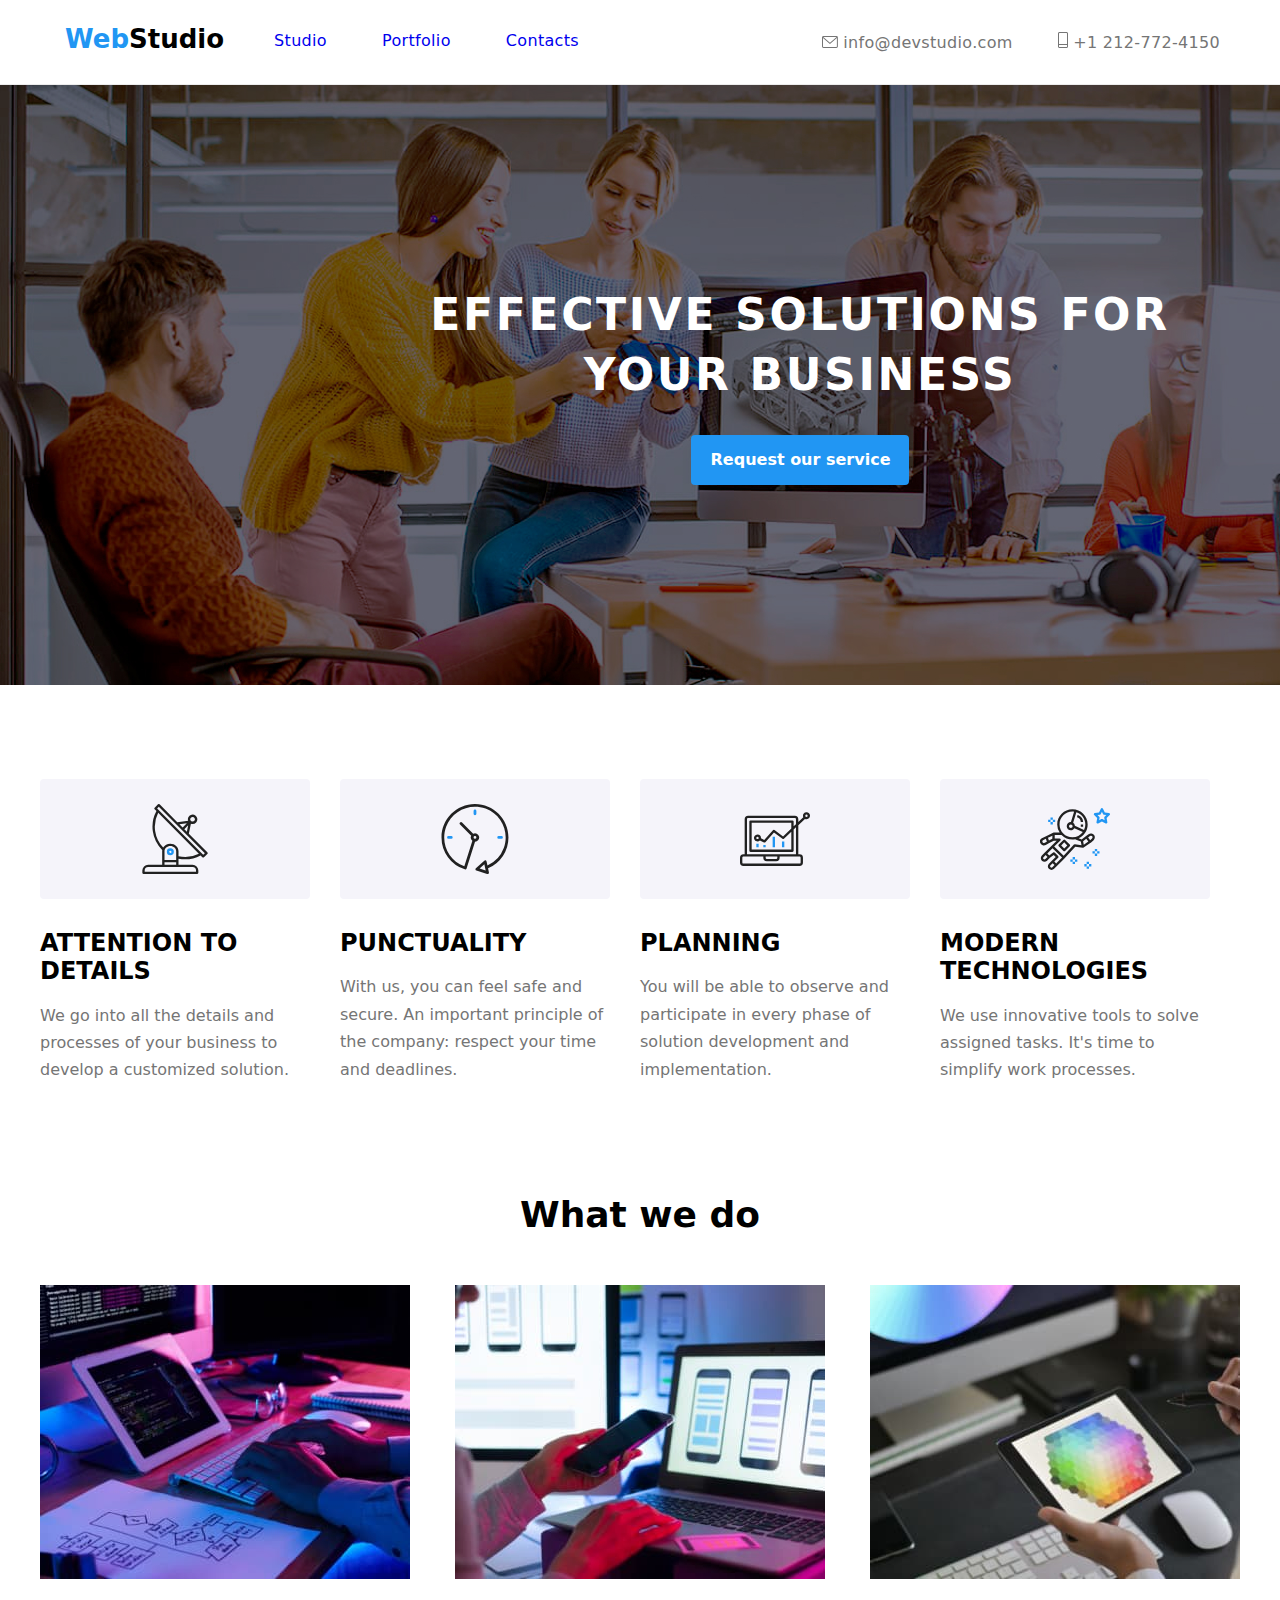
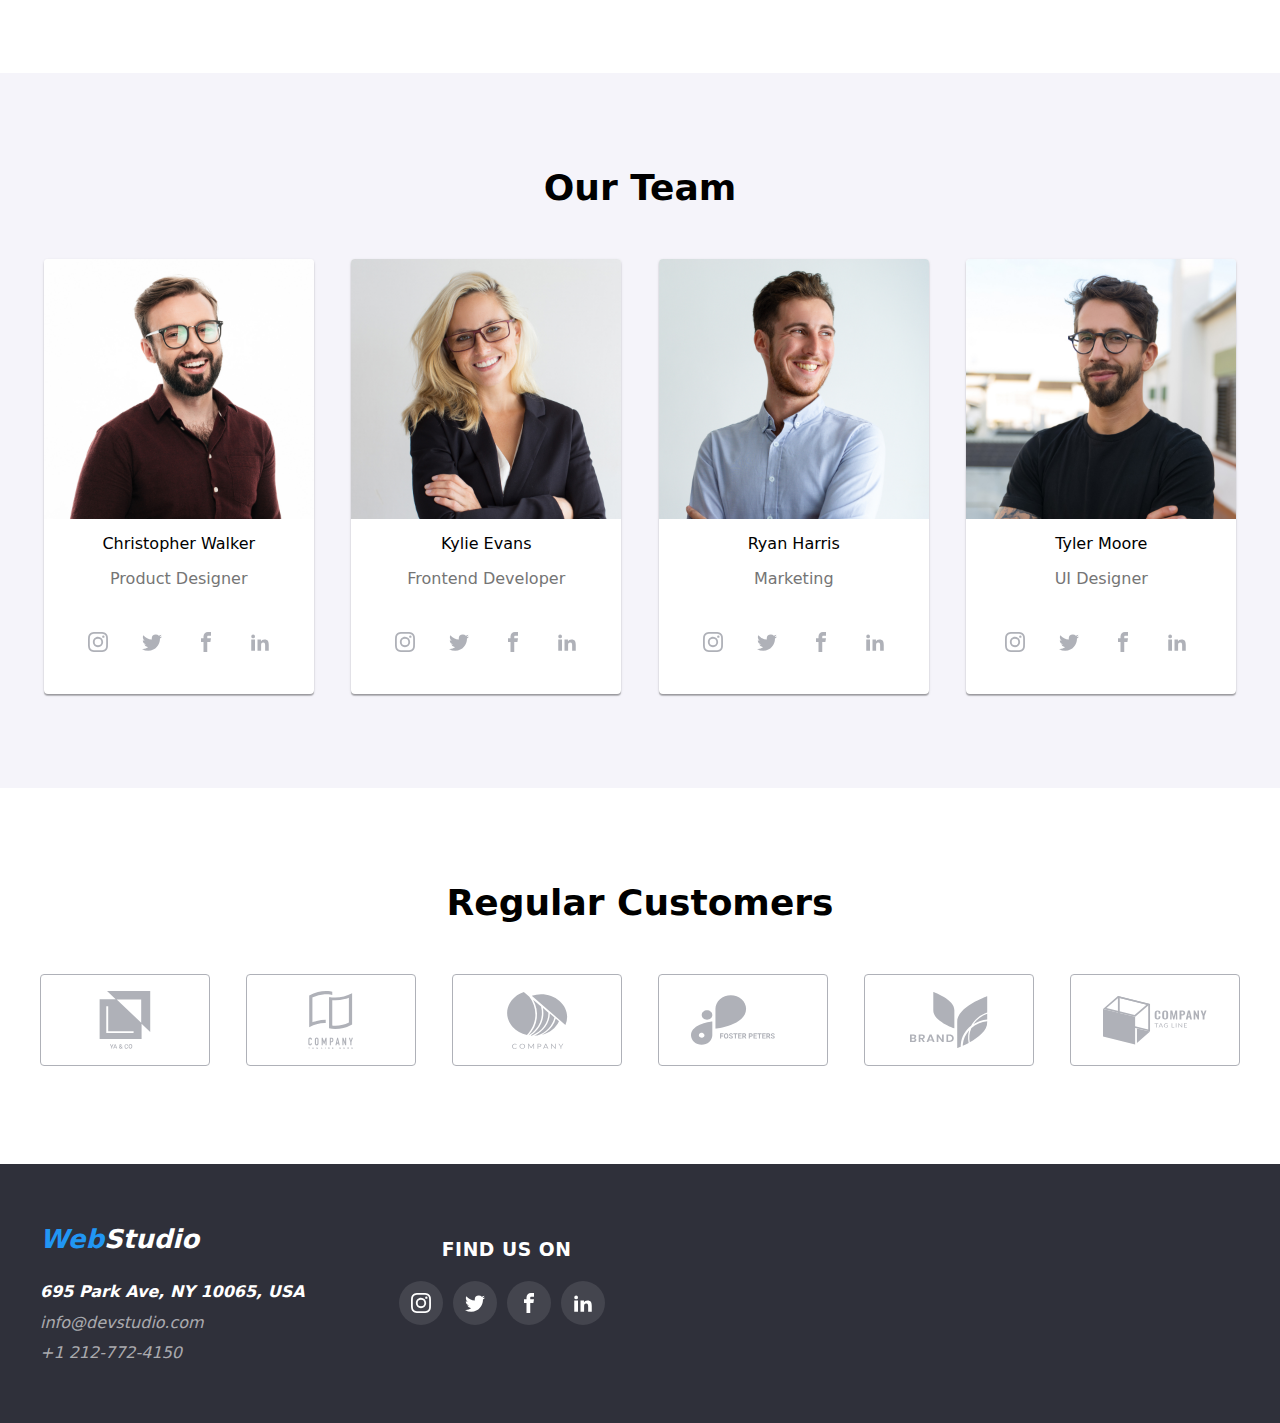
<file: index.html>
<!DOCTYPE html>
<html lang="en">

<head>
  <title>Web Studio Homework Project</title>
  <link rel="stylesheet"
    href="https://cdnjs.cloudflare.com/ajax/libs/modern-normalize/1.0.0/modern-normalize.min.css" />
  <link rel="stylesheet" href="css/styles.css" />
  <link rel="preconnect" href="https://fonts.googleapis.com">
  <link rel="preconnect" href="https://fonts.gstatic.com" crossorigin>
  <link href="https://fonts.googleapis.com/css2?family=Raleway:wght@700&family=Roboto:wght@400;500;700;900&display=swap"
    rel="stylesheet">
</head>

<body>


  <div class="container border">
    <header class=" section page-header">
      <a class="link header-logo" href="index.html"><span class="logo-highlight">Web</span>Studio
      </a>
      <nav>
        <ul class="unstyled-list">
          <li class="main-nav-item"><a class="main-nav-link link" href="index.html">Studio</a></li>
          <li class="main-nav-item"><a class="main-nav-link link" href="portofolio.html">Portfolio</a></li>
          <li class="main-nav-item"><a class="main-nav-link link" href="contacts.html">Contacts</a></li>
        </ul>
      </nav>
      <ul class="contact-list unstyled-list">
        <li class="contact-list-item"> <a class="contact-nav-link link" href="mailto:info@devstudio.com">
            <svg class="header-icon" width="16" height="12">
              <use href="images/icons.svg#icon-envelope"></use>
            </svg> info@devstudio.com
          </a>
        </li>
        <li class="contact-list-item"> <a class="contact-nav-link link" href="tel:+12127724150">
            <svg class="header-icon" width="10" height="16">
              <use href="images/icons.svg#icon-Vector"></use>
            </svg>
            +1 212-772-4150</a>
        </li>
      </ul>
    </header>
  </div>
  <main>
    <div class="container">
      <section class="section hero-section">
        <h1 class="hero-title">EFFECTIVE SOLUTIONS FOR</br> YOUR BUSINESS</h1>
        <button class="main-sec-button" type="button">Request our service</button>
      </section>
    </div>
    <div class="container">
      <section class="section page-section">
        <ul class="unstyled-list page-sec-icon">
          <li class="page-icon-list">
            <svg class="page-icon">
              <use href="images/icons.svg#icon-antenna">
              </use>
            </svg>
          </li>
          <li class="page-icon-list">
            <svg class="page-icon">
              <use href="images/icons.svg#icon-clock">
              </use>
            </svg>
          </li>
          <li class="page-icon-list">
            <svg class="page-icon">
              <use href="images/icons.svg#icon-diagram">
              </use>
            </svg>
          </li>
          <li class="page-icon-list">
            <svg class="page-icon">
              <use href="images/icons.svg#icon-astronaut">
              </use>
            </svg>
          </li>
        </ul>
        <ul class="unstyled-list page-sec-list">
          <li class="page-list-item">
            <h2 class="page-sec-subtitle">ATTENTION TO DETAILS</h2>
            <p class="page-sec-text">
              We go into all the details and processes
              of your business to develop a
              customized solution.
            </p>
          </li>
          <li class="page-list-item">
            <h2 class="page-sec-subtitle">PUNCTUALITY</h2>
            <p class="page-sec-text">
              With us, you can feel safe and secure.
              An important principle of the company:
              respect your time and deadlines.
            </p>
          </li>
          <li class="page-list-item">
            <h2 class="page-sec-subtitle">PLANNING</h2>
            <p class="page-sec-text">
              You will be able to observe and
              participate in every phase of solution
              development and implementation.
            </p>
          </li>
          <li class="page-list-item">
            <h2 class="page-sec-subtitle">MODERN TECHNOLOGIES</h2>
            <p class="page-sec-text">
              We use innovative tools to solve
              assigned tasks. It's time to simplify work
              processes.
            </p>
          </li>
        </ul>
      </section>
    </div>
    <div class="container">
      <section class="section about-section">
        <h2 class="section-title">What we do</h2>
        <div class="about-images">
          <img src="images/img01.jpg" alt="Typing code" width="370" />
          <img src="images/img02.jpg" alt="Designing mobile app" width="370" />
          <img src="images/img03.jpg" alt="Color palette" width="370" />
        </div>
      </section>
    </div>

    </div>
    <div class="container team-bg-color">
      <section class="section team-sec">
        <h2 class="section-title">Our Team</h2>
        <ul class="unstyled-list team-list">
          <li class="team-list-item card">
            <img class="card-image" src="images/team/christopherwalker .jpg" alt="Christopher Walker Product designer"
              width="270" />
            <h3 class="employee-name">Christopher Walker</h3>
            <p class="position">Product Designer</p>
            <ul class="unstyled-list social-list">
              <li>
                <a href="#" target="_blank" class="social-link">
                  <svg class="social-icon">
                    <use href="images/icons.svg#icon-instagram">
                    </use>
                  </svg>
                </a>
              </li>
              <li>
                <a href=" #" target="_blank" class="social-link">
                  <svg class="social-icon">
                    <use href="images/icons.svg#icon-twitter"></use>
                  </svg>
                </a>
              </li>
              <li>
                <a href="#" target="_blank" class="social-link">
                  <svg class="social-icon">
                    <use href="images/icons.svg#icon-facebook"></use>
                  </svg>
                </a>
              </li>
              <li>
                <a href="#" target="_blank" class="social-link">
                  <svg class="social-icon">
                    <use href="images/icons.svg#icon-linkedin"></use>
                  </svg>
                </a>
              </li>
            </ul>
          </li>
          <li class="team-list-item card">
            <img class="card-image" src="images/team/kylieevans .jpg" alt="Kylie Evans Frontend Developer"
              width="270" />
            <h3 class="employee-name">Kylie Evans</h3>
            <p class="position">Frontend Developer</p>
            <ul class="unstyled-list social-list">
              <li>
                <a href="#" target="_blank" class="social-link">
                  <svg class="social-icon">
                    <use href="images/icons.svg#icon-instagram">
                    </use>
                  </svg>
                </a>
              </li>
              <li>
                <a href=" #" target="_blank" class="social-link">
                  <svg class="social-icon">
                    <use href="images/icons.svg#icon-twitter"></use>
                  </svg>
                </a>
              </li>
              <li>
                <a href="#" target="_blank" class="social-link">
                  <svg class="social-icon">
                    <use href="images/icons.svg#icon-facebook"></use>
                  </svg>
                </a>
              </li>
              <li>
                <a href="#" target="_blank" class="social-link">
                  <svg class="social-icon">
                    <use href="images/icons.svg#icon-linkedin"></use>
                  </svg>
                </a>
              </li>
            </ul>

          </li>
          <li class="team-list-item card">
            <img class="card-image" src="images/team/ryanharris .jpg" alt="Ryan Harris Marketing" width="270" />
            <h3 class="employee-name">Ryan Harris</h3>
            <p class="position">Marketing</p>
            <ul class="unstyled-list social-list">
              <li>
                <a href="#" target="_blank" class="social-link">
                  <svg class="social-icon">
                    <use href="images/icons.svg#icon-instagram">
                    </use>
                  </svg>
                </a>
              </li>
              <li>
                <a href=" #" target="_blank" class="social-link">
                  <svg class="social-icon">
                    <use href="images/icons.svg#icon-twitter"></use>
                  </svg>
                </a>
              </li>
              <li>
                <a href="#" target="_blank" class="social-link">
                  <svg class="social-icon">
                    <use href="images/icons.svg#icon-facebook"></use>
                  </svg>
                </a>
              </li>
              <li>
                <a href="#" target="_blank" class="social-link">
                  <svg class="social-icon">
                    <use href="images/icons.svg#icon-linkedin"></use>
                  </svg>
                </a>
              </li>
            </ul>

          </li>
          <li class="team-list-item card">
            <img class="card-image" src="images/team/tylermoore .jpg" alt="Tyler Moore UI Designer" width="270" />
            <h3 class="employee-name">Tyler Moore</h3>
            <p class="position">UI Designer</p>
            <ul class="unstyled-list social-list">
              <li>
                <a href="#" target="_blank" class="social-link">
                  <svg class="social-icon">
                    <use href="images/icons.svg#icon-instagram">
                    </use>
                  </svg>
                </a>
              </li>
              <li>
                <a href=" #" target="_blank" class="social-link">
                  <svg class="social-icon">
                    <use href="images/icons.svg#icon-twitter"></use>
                  </svg>
                </a>
              </li>
              <li>
                <a href="#" target="_blank" class="social-link">
                  <svg class="social-icon">
                    <use href="images/icons.svg#icon-facebook"></use>
                  </svg>
                </a>
              </li>
              <li>
                <a href="#" target="_blank" class="social-link">
                  <svg class="social-icon">
                    <use href="images/icons.svg#icon-linkedin"></use>
                  </svg>
                </a>
              </li>
              <li>
            </ul>
          </li>
        </ul>
    </div>
    <div class="container">
      <section class="section">
        <ul class="unstyled-list">
          <h2 class="customers-title">Regular Customers</h2>
          <ul class="unstyled-list customers-list">
            <li class="customers-icon">
              <a href="#" target="_blank">
                <svg class="icon-card">
                  <use href="images/icons.svg#icon-Union">
                  </use>
                </svg>
              </a>
            </li>
            <li class="customers-icon">
              <a href="#" target="_blank">
                <svg class="icon-card">
                  <use href="images/icons.svg#icon-Union-2">
                  </use>
                </svg>
              </a>
            </li>
            <li class="customers-icon">
              <a href="#" target="_blank">
                <svg class="icon-card">
                  <use href="images/icons.svg#icon-Union-3">
                  </use>
                </svg>
              </a>
            </li>
            <li class=" customers-icon">
              <a href="#" target="_blank">
                <svg class="icon-card">
                  <use href="images/icons.svg#icon-Union-4">
                  </use>
                </svg>
              </a>
            </li>
            <li class="customers-icon">
              <a href="#" target="_blank">
                <svg class="icon-card">
                  <use href="images/icons.svg#icon-Union-5">
                  </use>
                </svg>
              </a>
            </li>
            <li class="customers-icon">
              <a href="#" target="_blank">
                <svg class="icon-card">
                  <use href="images/icons.svg#icon-Union-6">
                  </use>
                </svg>
              </a>
            </li>
          </ul>
        </ul>

      </section>

    </div>
    </section>

  </main>
  <div class="container bg-color">
    <footer>
      <section class="section footer-sec">
        <div class="footer-contact">
          <address>
            <a class="link footer-logo" href="index.html"><span class="logo-highlight">Web</span>Studio</a>
            <ul class="unstyled-list footer-adress-link">
              <li>
                <a class="link footer-adress" href="https://goo.gl/maps/WswQV4SVcJRg6rQ7A"
                  rel="noopener noreferrer nofollow" target="_blank">695 Park
                  Ave, NY 10065, USA</a>
              </li>
              <div class="container contact-info">
                <li>
                  <a class="link footer-contact-link" href="mailto:info@devstudio.com">info@devstudio.com</a>
                </li>
                <li>
                  <a class="link footer-contact-link" href="tel:+12127724150">+1 212-772-4150</a>
                </li>
              </div>
            </ul>
          </address>
        </div>
        <div class="container footer-social">
          <h3 class="footer-social-title">Find us on</h3>
          <ul class="unstyled-list social-list">
            <li>
              <a href="#" target="_blank" class="footer-social-link">
                <svg class="footer-social-icon">
                  <use href="images/icons.svg#icon-instagram">
                  </use>
                </svg>
              </a>
            </li>
            <li>
              <a href="#" target="_blank" class="footer-social-link">
                <svg class="footer-social-icon">
                  <use href="images/icons.svg#icon-twitter"></use>
                </svg>
              </a>
            </li>
            <li>
              <a href="#" target="_blank" class="footer-social-link">
                <svg class="footer-social-icon">
                  <use href="images/icons.svg#icon-facebook"></use>
                </svg>
              </a>
            </li>
            <li>
              <a href="#" target="_blank" class="footer-social-link">
                <svg class="footer-social-icon">
                  <use href="images/icons.svg#icon-linkedin"></use>
                </svg>
              </a>
            </li>
            <li>
          </ul>
        </div>
      </section>
    </footer>
  </div>

</body>

</html>
</file>
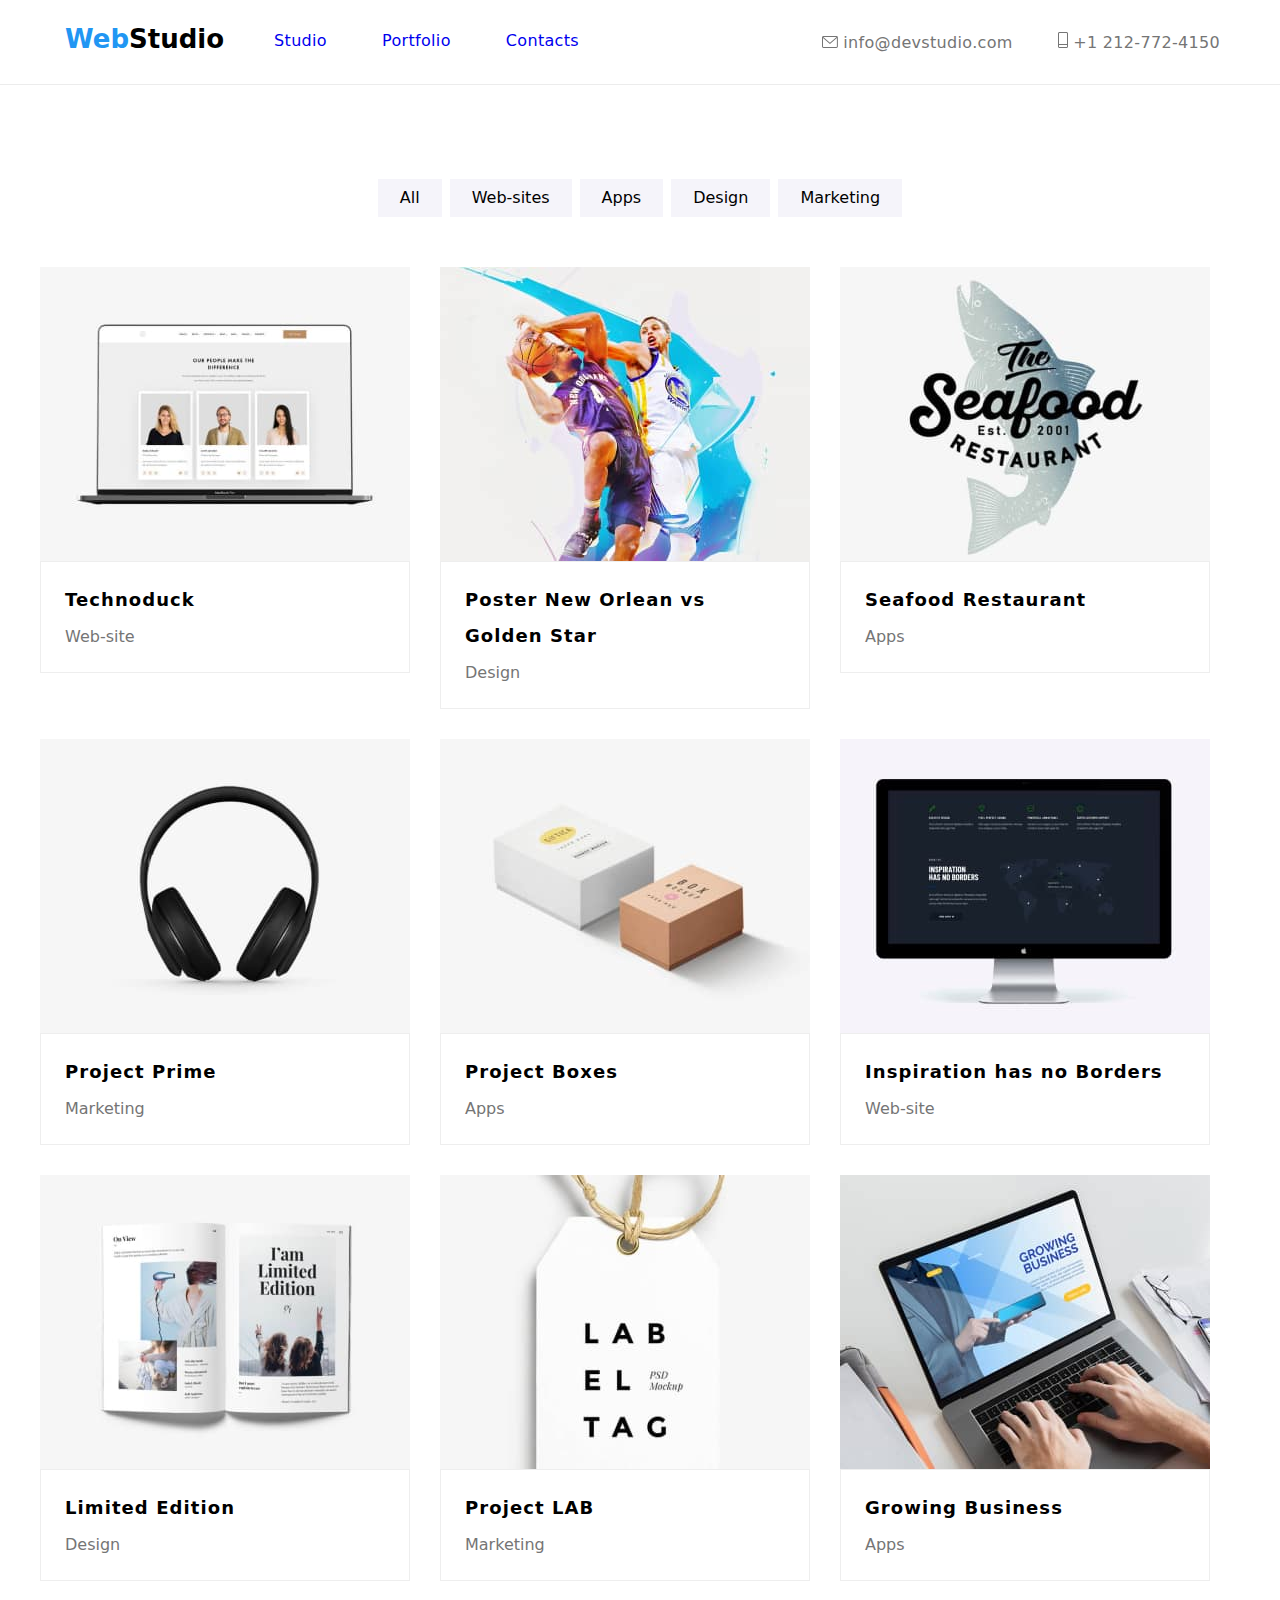
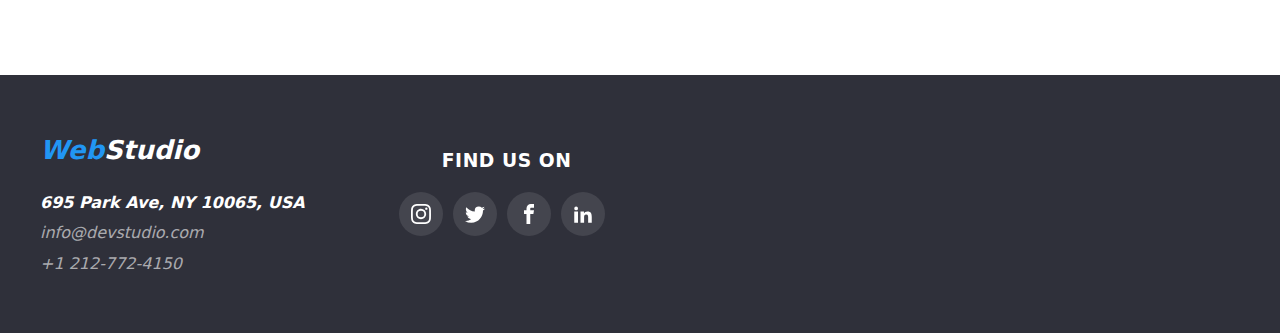
<file: portofolio.html>
<!DOCTYPE html>
<html lang="en">

<head>
  <title>Web Studio Homework Project</title>
  <link rel="stylesheet"
    href="https://cdnjs.cloudflare.com/ajax/libs/modern-normalize/1.0.0/modern-normalize.min.css" />
  <link rel="stylesheet" href="css/styles.css" />
  <link rel="preconnect" href="https://fonts.googleapis.com">
  <link rel="preconnect" href="https://fonts.gstatic.com" crossorigin>
  <link href="https://fonts.googleapis.com/css2?family=Raleway:wght@700&family=Roboto:wght@400;500;700;900&display=swap"
    rel="stylesheet">
</head>

<body>
  <div class="container border">
    <header class=" section page-header">
      <a class="link header-logo" href="index.html"><span class="logo-highlight">Web</span>Studio
      </a>
      <nav>
        <ul class="unstyled-list">
          <li class="main-nav-item"><a class="main-nav-link link" href="index.html">Studio</a></li>
          <li class="main-nav-item"><a class="main-nav-link link" href="portofolio.html">Portfolio</a></li>
          <li class="main-nav-item"><a class="main-nav-link link" href="contacts.html">Contacts</a></li>
        </ul>
      </nav>
      <ul class="contact-list unstyled-list">
        <li class="contact-list-item"> <a class="contact-nav-link link" href="mailto:info@devstudio.com">
            <svg class="header-icon" width="16" height="12">
              <use href="images/icons.svg#icon-envelope"></use>
            </svg> info@devstudio.com
          </a>
        </li>
        <li class="contact-list-item"> <a class="contact-nav-link link" href="tel:+12127724150">
            <svg class="header-icon" width="10" height="16">
              <use href="images/icons.svg#icon-Vector"></use>
            </svg>
            +1 212-772-4150</a>
        </li>
      </ul>
    </header>
  </div>
  <main>
    <div class="container">
      <section>
        <ul class="unstyled-list portofolio-menu">
          <li><button class="portofolio-button" type="button">All</button></li>
          <li><button class="portofolio-button" type="button">Web-sites</button></li>
          <li><button class="portofolio-button" type="button">Apps</button></li>
          <li><button class="portofolio-button" type="button">Design</button></li>
          <li><button class="portofolio-button" type="button">Marketing</button></li>
        </ul>
      </section>
    </div>
    <div class="container">
      <section>
        <ul class="unstyled-list portofolio">
          <li class="portofolio-card-border">
            <img class="port-card-img" src="images/portofolio/Technoduck .jpg" alt="Page presentation" width="370">
            <span class="portofolio-card">
              <h3 class="portofolio-subtitle">Technoduck</h3>
              <p class="portofolio-text">Web-site</p>
            </span>
          </li>
          <li class="portofolio-card-border">
            <img class="port-card-img" src="images/portofolio/PNOGS .jpg" alt="New Orlean vs Golden Star" width="370">
            <span class="portofolio-card">
              <h3 class="portofolio-subtitle">Poster New Orlean vs Golden Star</h3>
              <p class="portofolio-text">Design</p>
            </span>
          </li>
          <li class="portofolio-card-border">
            <img class="port-card-img" src="images/portofolio/SeafoodRest .jpg" alt="Restaurant presentation"
              width="370">
            <span class="portofolio-card">
              <h3 class="portofolio-subtitle">Seafood Restaurant</h3>
              <p class="portofolio-text">Apps</p>
          </li>
          <li class="portofolio-card-border">
            <img class="port-card-img" src="images/portofolio/ProjectPrime .jpg" alt="Headphones" width="370">
            <span class="portofolio-card">
              <h3 class="portofolio-subtitle">Project Prime</h3>
              <p class="portofolio-text">Marketing</p>
            </span>
          </li>
          <li class="portofolio-card-border">
            <img class="port-card-img" src="images/portofolio/ProjectBoxes .jpg" alt="Boxes" width="370">
            <span class="portofolio-card">
              <h3 class="portofolio-subtitle">Project Boxes</h3>
              <p class="portofolio-text">Apps</p>
            </span>
          </li>
          <li class="portofolio-card-border">
            <img class="port-card-img" src="images/portofolio/InspirationBorders .jpg" alt="Monitor" width="370">
            <span class="portofolio-card">
              <h3 class="portofolio-subtitle">Inspiration has no Borders</h3>
              <p class="portofolio-text">Web-site</p>
            </span>
          </li>
          <li class="portofolio-card-border">
            <img class="port-card-img" src="images/portofolio/LimitedEdition .jpg" alt="Magazine" width="370">
            <span class="portofolio-card">
              <h3 class="portofolio-subtitle">Limited Edition</h3>
              <p class="portofolio-text">Design</p>
            </span>
          </li>
          <li class="portofolio-card-border">
            <img class="port-card-img" src="images/portofolio/ProjectLAB .jpg" alt="Tag" width="370">
            <span class="portofolio-card">
              <h3 class="portofolio-subtitle">Project LAB</h3>
              <p class="portofolio-text">Marketing</p>
            </span>
          </li>
          <li class="portofolio-card-border">
            <img class="port-card-img" src="images/portofolio/GrowingBusiness .jpg" alt="Laptop" width="370">
            <span class="portofolio-card">
              <h3 class="portofolio-subtitle">Growing Business</h3>
              <p class="portofolio-text">Apps</p>
            </span>
          </li>
        </ul>
      </section>
    </div>

  </main>
  <div class="container bg-color">
    <footer>
      <section class="section footer-sec">
        <div class="footer-contact">
          <address>
            <a class="link footer-logo" href="index.html"><span class="logo-highlight">Web</span>Studio</a>
            <ul class="unstyled-list footer-adress-link">
              <li>
                <a class="link footer-adress" href="https://goo.gl/maps/WswQV4SVcJRg6rQ7A"
                  rel="noopener noreferrer nofollow" target="_blank">695 Park
                  Ave, NY 10065, USA</a>
              </li>
              <div class="container contact-info">
                <li>
                  <a class="link footer-contact-link" href="mailto:info@devstudio.com">info@devstudio.com</a>
                </li>
                <li>
                  <a class="link footer-contact-link" href="tel:+12127724150">+1 212-772-4150</a>
                </li>
              </div>
            </ul>
          </address>
        </div>
        <div class="container footer-social">
          <h3 class="footer-social-title">Find us on</h3>
          <ul class="unstyled-list social-list">
            <li>
              <a href="#" target="_blank" class="footer-social-link">
                <svg class="footer-social-icon">
                  <use href="images/icons.svg#icon-instagram">
                  </use>
                </svg>
              </a>
            </li>
            <li>
              <a href="#" target="_blank" class="footer-social-link">
                <svg class="footer-social-icon">
                  <use href="images/icons.svg#icon-twitter"></use>
                </svg>
              </a>
            </li>
            <li>
              <a href="#" target="_blank" class="footer-social-link">
                <svg class="footer-social-icon">
                  <use href="images/icons.svg#icon-facebook"></use>
                </svg>
              </a>
            </li>
            <li>
              <a href="#" target="_blank" class="footer-social-link">
                <svg class="footer-social-icon">
                  <use href="images/icons.svg#icon-linkedin"></use>
                </svg>
              </a>
            </li>
            <li>
          </ul>
        </div>
      </section>
    </footer>
  </div>

</body>

</html>
</file>
<file: css/styles.css>
:root {
  --brand-color: #2196f3;
  --text-color: #757575;
  --background-color: #f5f4fa;
  --link-color: #afb1b8;
  --white-background: #ffffff;
}

:body {
  font-family: "Roboro", sans-serif;
  color: #212121;
  font-weight: 400;
  font-size: 14px;
  line-height: 1.14;
  letter-spacing: 0.03em;
}

ul {
  padding-inline-start: 0;
}

.unstyled-list {
  list-style-type: none;
  margin: 0 auto;
}

.link {
  text-decoration: none;
}

.container {
  max-width: 1600px;
  justify-content: center;
  margin: 0 auto;
  padding: 0;
}

.section {
  width: 1200px;
  margin: 0 auto;
}
/*header styling */

.border {
  border-bottom: 1px solid #ececec;
  background-color: var(--white-background);
}

.page-header {
  display: flex;
}

.header-logo {
  font: "Raleway", sans-serif;
  color: #000000;
  font-weight: 700;
  font-size: 26px;
  line-height: 1.19;
  padding: 24px 025px;
  height: 31px;
}

.logo-highlight {
  color: var(--brand-color);
}

.main-nav-item {
  display: inline-block;
  padding: 32px 25px;
}

.main-nav-link {
  font-weight: 500;
  letter-spacing: 0.02em;
  margin: 0 auto;
}

.main-nav-link:hover,
.main-nav-link:active,
.main-nav-link:focus {
  color: var(--brand-color);
}

.contact-list {
  margin-right: 0;
}

.contact-list-item {
  display: inline-block;
  padding: 32px 20px;
}

.contact-nav-link {
  color: var(--text-color);
  font-weight: 500;
  letter-spacing: 0.02em;
}

.contact-nav-link:hover,
.contact-nav-link:active,
.contact-nav-link:focus {
  color: var(--brand-color);
}

.header-icon {
  fill: currentColor;
}

.header-icon:hover {
  color: var(--brand-color);
}

/* Hero section styling */
.hero-section {
  background-image: url(../images/background-image.jpg);
  background-color: #2f303a66;
  background-blend-mode: darken;
  text-align: center;
  width: 1600px;
  height: 600px;
}

.hero-title {
  display: flex;
  flex-direction: column;
  color: #ffffff;
  text-align: center;
  font-weight: 900;
  font-size: 44px;
  line-height: 1.36;
  letter-spacing: 0.06em;
  padding: 200px 0 30px;
  margin: 0 auto;
}

.main-sec-button {
  color: #ffffff;
  background-color: var(--brand-color);
  border: none;
  border-radius: 4px;
  cursor: pointer;
  font-weight: 700;
  font-size: 16px;
  line-height: 1.87;
  padding: 10px 19px 10px 20px;
}

.main-sec-button:hover,
.main-sec-button:active,
.main-sec-button:focus {
  background-color: #188ce8;
}

/* page section styling */

.page-sec-list {
  display: flex;
  gap: 30px;
}

.page-list-item {
  display: block;
  justify-content: space-between;
  align-items: center;
  justify-content: center;
  width: 270px;
}

.page-sec-subtitle {
  display: flex;
  flex-wrap: nowrap;
  flex-grow: 0;
  flex-shrink: 1;
  font-weight: 700;
  line-height: 1.17;
  
  margin-top: 30px;
  margin-bottom: 10px;
}

.page-sec-text {
  display: block;
  color: var(--text-color);
  width: 270px;
  line-height: 1.71;
}

.page-sec-icon {
  display: flex;
  gap: 30px;
}

.page-icon-list {
  display: flex;
  justify-content: center;
  align-items: center;
  background-color: var(--background-color);
  width: 270px;
  height: 120px;
  border-radius: 4px;
  margin-top: 94px;
}

.page-icon {
  max-width: 70px;
  height: 70px;
}

/* About section styling */

.about-section {
  margin: 0 auto;
}

.section-title {
  font-weight: 700;
  font-size: 36px;
  line-height: 1.16;
  text-align: center;
  padding-bottom: 50px;
}

.about-images {
  display: flex;
  flex-basis: 370px;
  gap: 30px;
  flex-grow: 0;
  flex-shrink: 1;
  justify-content: space-between;
  padding-bottom: 94px;
}

/* team section styling */

.team-bg-color {
  background-color: var(--background-color);
}

.team-sec {
  margin: 0 auto;
  width: 1200px;
}

.section-title {
  padding-bottom: 50px;
  padding-top: 94px;
  margin: 0 auto;
}

.team-list {
  display: flex;
  gap: 30px;
  justify-content: space-between;
}

.team-list-item {
  text-align: center;
  flex-basis: 270px;
  flex-grow: 0;
  flex-shrink: 1;
}

.employee-name {
  font-weight: 500;
  font-size: 16px;
  line-height: 1.18;
}

.social-icon {
  width: 20px;
  height: 20px;
  fill: currentColor;
}

.social-list {
  display: flex;
  justify-content: center;
  gap: 10px;
  padding-top: 15px;
  padding-bottom: 30px;
}

.social-link {
  border-radius: 50%;
  display: flex;
  justify-content: center;
  align-items: center;
  width: 44px;
  height: 44px;
  color: var(--link-color);
}

.social-link:hover {
  color: #ffffff;
  background-color: var(--brand-color);
}

.position {
  color: var(--text-color);
  font-size: 16px;
  line-height: 1.18;
}

*,
*::before,
*::after {
  box-sizing: border-box;
}

.card {
  max-width: 270px;
  margin-bottom: 94px;
  margin-left: auto;
  margin-right: auto;
  border-radius: 4px;
  overflow: hidden;
  box-shadow: 0px 1px 3px rgba(0, 0, 0, 0.12), 0px 1px 1px rgba(0, 0, 0, 0.14),
    0px 2px 1px rgba(0, 0, 0, 0.2);
  background-color: #ffffff;
  gap: 30px;
}

.card-image {
  max-width: 100%;
  height: auto;
  display: block;
}

/* customers section */

.customers-title {
  display: flex;
  flex-direction: row;
  justify-content: center;
  align-self: center;
  font-weight: 700;
  font-size: 36px;
  line-height: 1.17;
  padding-top: 94px;
  padding-bottom: 50px;
  margin: 0 auto;
}

.customers-list {
  display: flex;
  justify-content: space-between;
  max-width: 1200px;
  padding-bottom: 94px;
  margin: 0px auto;
}

*,
*::before,
*::after {
  box-sizing: border-box;
}

.icon-card {
  width: 170px;
  height: 92px;
  border: 1px solid var(--link-color);
  border-radius: 4px;
  fill: currentColor;
  color: var(--link-color);
  text-align: center;
  padding: 16px 32px;
}

.icon-card:hover {
  fill: var(--brand-color);
  border-color: var(--brand-color);
}

/* footer */
.bg-color {
  background-color: #2f303a;
  max-width: 1600px;
}

.footer-sec {
  display: flex;
  margin: 0 auto;
}

/* Footer contact styling */

.footer-contact {
  display: inline-block;
  margin: 0;
  padding-top: 60px;
}

.footer-logo {
  color: #ffffff;
  font-weight: 700;
  font-size: 26px;
  line-height: 1.19;
  width: 145px;
}

.logo-highlight {
  font: "Raleway";
  color: var(--brand-color);
}

.footer-adress-link {
  margin-top: 28px;
}

.footer-adress {
  font-weight: 700;
  line-height: 1.17;
  color: #ffffff;
}
.contact-info {
  margin-bottom: 60px;
}

.footer-contact-link {
  color: #ffffff99;
  display: block;
  margin-top: 12px;
}

/* Footer social info */

.footer-social {
  display: inline-block;
  margin: 0 auto;
  margin-top: 75px;
  margin-left: 94px;
}

.footer-social-list {
  display: block;
  flex-direction: column;
  justify-content: center;
  margin: 0 auto;
  gap: 10px;
}

.footer-social-title {
  display: block;
  justify-content: center;
  text-align: center;
  color: #ffffff;
  text-transform: uppercase;
  font-weight: 700;
  line-height: 1.17;
  letter-spacing: 0.03em;
  margin: 0 auto;
  margin-bottom: 5px;
}

.footer-social-icon {
  display: block;
  width: 20px;
  height: 20px;
  fill: currentColor;
}

.footer-social-link {
  display: flex;
  justify-content: center;
  align-items: center;
  border-radius: 50%;
  width: 44px;
  height: 44px;
  margin: 0;
  color: #ffffff;
  background-color: #ffffff1a;
}

.footer-social-link:hover {
  color: #ffffff;
  background-color: var(--brand-color);
}

/* PORTOFOLIO styling */

.portofolio-menu {
  display: flex;
  justify-content: center;
  gap: 8px;
  width: 1200px;
  margin: 0 auto;
  margin-top: 94px;
  padding-bottom: 50px;
}

.portofolio-button {
  background-color: #f5f4fa;
  border: none;
  cursor: pointer;
  font-weight: 500;
  font-size: 16px;
  line-height: 1.6;
  padding: 6px 22px;
  text-align: center;
}

.portofolio-button:hover,
.portofolio-button:active,
.portofolio-button:focus {
  color: #ffffff;
  background-color: var(--brand-color);
}

.portofolio {
  display: flex;
  flex-direction: row;
  gap: 30px;
  flex-wrap: wrap;
  padding-top: 0px;
  padding-bottom: 94px;
  width: 1200px;
  margin: 0 auto;
}

.portofolio-subtitle {
  font-weight: 700;
  font-size: 18px;
  line-height: 2;
  letter-spacing: 0.06em;
  padding: 20px 24px 4px;
  margin: auto;
}

.portofolio-text {
  color: var(--text-color);
  font-size: 16px;
  line-height: 1.87;
  padding: 0 24px 20px;
  margin: auto;
}

*,
*::before,
*::after {
  box-sizing: border-box;
}

.portofolio-card {
  display: block;
  gap: 30px;
  width: 370px;
  border: 1px solid #eeeeee;
  overflow: hidden;
  background-color: #ffffff;
}

.portofolio-card-border {
  display: block;
  margin: 0;
}

.portofolio-card-border:hover {
  border: 1px solid #eeeeee;
  box-shadow: 0px 1px 1px rgba(0, 0, 0, 0.12), 0px 4px 4px rgba(0, 0, 0, 0.06),
    1px 4px 6px rgba(0, 0, 0, 0.16);
}

.port-card-img {
  display: flex;
  flex-direction: row;
  width: 370px;
  gap: 30px;
}

.visually-hidden {
  position: absolute;
  width: 1px;
  height: 1px;
  margin: -1px;
  border: 0;
  padding: 0;
  white-space: nowrap;
  clip-path: inset(100%);
  clip: rect(0 0 0 0);
  overflow: hidden;
}
</file>
